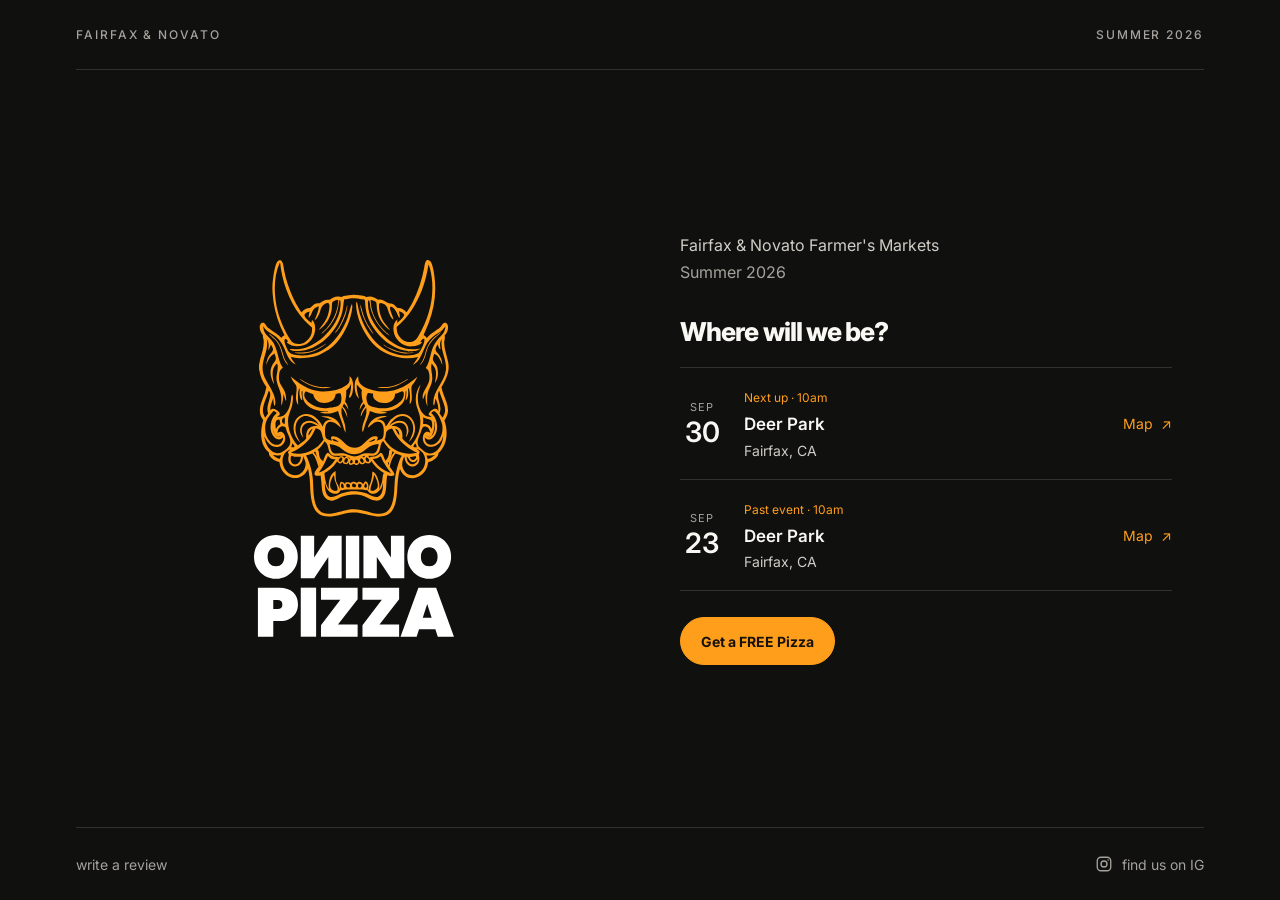
<file: index.html>
<!DOCTYPE html>
<html lang="en">
<head>
<meta charset="utf-8">
<meta name="viewport" content="width=device-width, initial-scale=1">
<meta name="robots" content="noindex, nofollow">
<title>ONINO PIZZA</title>
<link rel="stylesheet" href="assets/layout.8870bdde6275.css">
<script src="assets/staging.d53263a50ea7.js" defer></script>
</head>
<body>
<div class="landing">
  <header class="masthead"><span>Fairfax &amp; Novato</span><span>Summer 2026</span></header>
  <main class="landing-content">
    <div class="brand-art">
      <h1 class="logo-lockup">
        <img class="oni-mark" src="assets/oni-face-orange-bdc27386.svg" alt="">
        <img class="wordmark" src="assets/onino-stacked-logo-white-7a9f3887.svg" alt="ONINO PIZZA">
      </h1>
    </div>
    <div class="brand-content">
      <p class="market-copy">Fairfax &amp; Novato Farmer's Markets<br><span>Summer 2026</span></p>
      <section class="schedule" aria-labelledby="schedule-title">
        <h2 id="schedule-title">Where will we be?</h2>
        <div class="event-row">
          <time class="event-date" datetime="2026-09-30"><span>SEP</span><strong>30</strong></time>
          <div class="event-details"><span class="event-status">Next up · <time datetime="2026-09-30T10:00:00-07:00">10am</time></span><p class="event-location">Deer Park</p><p>Fairfax, CA</p></div>
          <a class="map-link" href="https://www.google.com/maps/search/?api=1&amp;query=Deer+Park+Fairfax+CA" target="_blank" rel="noopener noreferrer" aria-label="View Deer Park, Fairfax on Google Maps">Map <span aria-hidden="true">↗</span></a>
        </div>
        <div class="event-row">
          <time class="event-date" datetime="2026-09-23"><span>SEP</span><strong>23</strong></time>
          <div class="event-details"><span class="event-status">Past event · <time datetime="2026-09-23T10:00:00-07:00">10am</time></span><p class="event-location">Deer Park</p><p>Fairfax, CA</p></div>
          <a class="map-link" href="https://www.google.com/maps/search/?api=1&amp;query=Deer+Park+Fairfax+CA" target="_blank" rel="noopener noreferrer" aria-label="View Deer Park, Fairfax on Google Maps">Map <span aria-hidden="true">↗</span></a>
        </div>
      </section>
      <div class="signup-teaser">
        <a class="signup-button" href="#free-pizza">Get a FREE Pizza</a>
      </div>
    </div>
  </main>
  <footer class="review-footer">
    <a class="review-link" href="https://www.google.com/">write a review</a>
    <a class="review-link instagram-link" href="https://www.instagram.com/oninopizza/">
      <svg aria-hidden="true" focusable="false" width="18" height="18" viewBox="0 0 24 24" fill="none" stroke="currentColor" stroke-width="1.8" stroke-linecap="round" stroke-linejoin="round">
        <rect x="3" y="3" width="18" height="18" rx="5" />
        <circle cx="12" cy="12" r="4" />
        <circle cx="17.5" cy="6.5" r="1" fill="currentColor" stroke="none" />
      </svg>
      <span>find us on IG</span>
    </a>
  </footer>

</div>
<dialog class="modal-dialog" aria-labelledby="signup-title" aria-describedby="signup-description">
  <button class="modal-close" aria-label="Close signup"><svg width="20" height="20" viewBox="0 0 24 24" fill="none" stroke="currentColor" stroke-width="1.5" aria-hidden="true"><path d="m6 6 12 12M18 6 6 18"/></svg></button>
  <div class="modal-intro">
    <p class="eyebrow">ONINO PIZZA</p>
    <h2 id="signup-title">Free pizza.<br><span>Yes, really.</span></h2>
    <p id="signup-description">Join the list and we'll invite you to order a free take out pizza for pick up in Deer Park neighborhood.</p>
  </div>
  <form id="signup-form">
    <div class="name-fields">
      <label>First name<input name="first_name" autocomplete="given-name" required></label>
      <label>Last name<input name="last_name" autocomplete="family-name" required></label>
    </div>
    <label>Email address<input type="email" name="email" autocomplete="email" required></label>
    <button class="signup-button" type="submit">Sign me up! <span aria-hidden="true">↗</span></button>
    <p id="signup-status" role="status">Staging preview. No details are sent or saved.</p>
  </form>
</dialog>
</body>
</html>
</file>
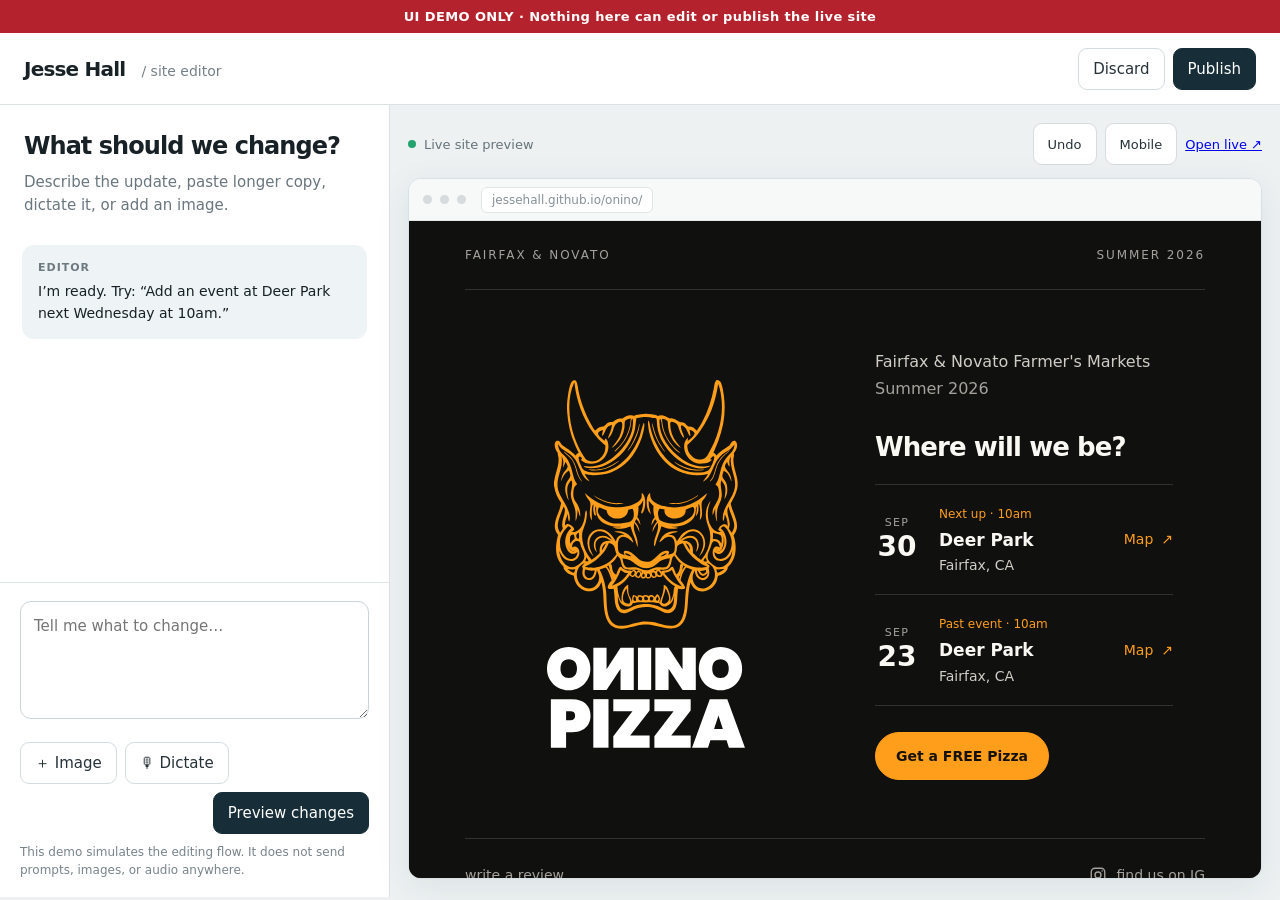
<file: editor-demo.html>
<!doctype html>
<html lang="en">
<head>
<meta charset="utf-8">
<meta name="viewport" content="width=device-width, initial-scale=1">
<meta name="robots" content="noindex, nofollow">
<title>Site Editor UI Demo</title>
<style>
:root{font-family:Inter,ui-sans-serif,system-ui,sans-serif;color:#172126;background:#edf1f2;font-size:15px}*{box-sizing:border-box}body{margin:0;min-width:320px}button,textarea,input{font:inherit}button{min-height:42px;padding:9px 14px;border:1px solid #d5dcdf;border-radius:9px;background:#fff;color:#263238;cursor:pointer}button:hover{background:#f4f7f8}button:focus-visible,textarea:focus-visible{outline:2px solid #f39b32;outline-offset:3px}.primary{background:#172e38;border-color:#172e38;color:#fff}.primary:hover{background:#24434f}.demo{background:#b4232d;color:white;text-align:center;padding:9px 16px;font-size:13px;font-weight:750;letter-spacing:.03em}.top{height:72px;padding:0 24px;display:flex;align-items:center;justify-content:space-between;gap:20px;background:#fff;border-bottom:1px solid #dce2e4}.brand{font-size:20px;font-weight:800;letter-spacing:-.04em}.brand span{font-size:14px;font-weight:450;color:#758087;margin-left:10px;letter-spacing:0}.top-actions,.preview-actions,.tools{display:flex;align-items:center;gap:8px}.workspace{height:calc(100dvh - 108px);display:grid;grid-template-columns:390px minmax(0,1fr)}.panel{display:flex;flex-direction:column;min-height:0;background:white;border-right:1px solid #dce2e4}.intro{padding:28px 24px 16px}.intro h1{font-size:24px;line-height:1.15;letter-spacing:-.04em;margin:0 0 10px}.intro p{margin:0;color:#69767d;line-height:1.55}.messages{flex:1;min-height:100px;overflow:auto;padding:0 22px 18px}.bubble{padding:14px 16px;margin-top:12px;border-radius:12px;background:#eef3f5;line-height:1.55;font-size:14px}.bubble.user{background:#e7eff2;margin-left:24px}.bubble strong{display:block;font-size:11px;letter-spacing:.09em;text-transform:uppercase;color:#6d7a80;margin-bottom:5px}.composer{padding:18px 20px;border-top:1px solid #e1e7e9}.composer textarea{width:100%;min-height:118px;max-height:240px;resize:vertical;padding:13px;border:1px solid #cbd5d9;border-radius:11px;line-height:1.55}.tools{margin-top:10px;flex-wrap:wrap}.tools .primary{margin-left:auto}.hint{margin:10px 0 0;color:#78848a;font-size:12px;line-height:1.45}.preview{display:flex;flex-direction:column;min-width:0;min-height:0;padding:18px;gap:13px}.preview-head{display:flex;align-items:center;justify-content:space-between;gap:15px;font-size:13px;color:#65737a}.site-state{display:flex;align-items:center;gap:8px}.dot{width:8px;height:8px;border-radius:50%;background:#25a36f}.browser{flex:1;min-height:0;border:1px solid #d9e0e3;border-radius:13px;overflow:hidden;background:white;box-shadow:0 8px 34px rgba(24,47,58,.08)}.browser-bar{height:42px;display:flex;align-items:center;gap:8px;padding:0 14px;background:#f7f8f8;border-bottom:1px solid #e4e8e9}.browser-dot{width:9px;height:9px;border-radius:50%;background:#d6dbdd}.address{margin-left:7px;padding:5px 10px;border-radius:6px;background:white;border:1px solid #e0e5e7;color:#869096;font-size:12px;overflow:hidden;text-overflow:ellipsis;white-space:nowrap}.browser iframe{display:block;width:100%;height:calc(100% - 42px);border:0;background:#10100f}.browser.mobile{max-width:410px;width:100%;align-self:center}.recording{border-color:#b4232d;color:#b4232d;background:#fff4f4}.thumbs{display:flex;gap:8px;margin-top:9px}.thumb{position:relative;width:50px;height:50px;border-radius:7px;overflow:hidden;border:1px solid #d4dcdf}.thumb img{width:100%;height:100%;object-fit:cover}.toast{position:fixed;right:22px;bottom:22px;padding:13px 16px;border-radius:9px;background:#172e38;color:white;box-shadow:0 10px 30px #172e3844;opacity:0;transform:translateY(8px);pointer-events:none;transition:.2s}.toast.show{opacity:1;transform:none}dialog{border:1px solid #d6dde0;border-radius:14px;padding:28px;width:min(420px,calc(100% - 32px));box-shadow:0 25px 80px #10263144}dialog::backdrop{background:#172e3877;backdrop-filter:blur(3px)}dialog h2{margin:0 0 10px;letter-spacing:-.03em}dialog p{color:#67757b;line-height:1.55}.dialog-actions{display:flex;justify-content:flex-end;gap:8px;margin-top:22px}@media(max-width:850px){.workspace{grid-template-columns:330px 1fr}.top{padding:0 15px}.brand span{display:none}}@media(max-width:650px){.top{height:auto;min-height:72px;padding:12px 15px;flex-wrap:wrap}.workspace{height:auto;display:flex;flex-direction:column}.panel{min-height:540px}.messages{max-height:260px}.preview{height:75vh}.preview-head{align-items:flex-start}.preview-actions{flex-wrap:wrap;justify-content:flex-end}}
</style>
</head>
<body>
<div class="demo">UI DEMO ONLY · Nothing here can edit or publish the live site</div>
<header class="top">
  <div class="brand">Jesse Hall <span>/ site editor</span></div>
  <div class="top-actions"><button id="discard">Discard</button><button class="primary" id="publish">Publish</button></div>
</header>
<main class="workspace">
  <section class="panel" aria-label="Editing assistant">
    <div class="intro"><h1>What should we change?</h1><p>Describe the update, paste longer copy, dictate it, or add an image.</p></div>
    <div class="messages" id="messages" aria-live="polite">
      <div class="bubble"><strong>Editor</strong>I’m ready. Try: “Add an event at Deer Park next Wednesday at 10am.”</div>
    </div>
    <form class="composer" id="composer">
      <label for="prompt" hidden>Describe the change</label>
      <textarea id="prompt" placeholder="Tell me what to change…" required></textarea>
      <div class="thumbs" id="thumbs"></div>
      <div class="tools"><button type="button" id="image">＋ Image</button><input id="file" type="file" accept="image/*" hidden><button type="button" id="voice">🎙 Dictate</button><button class="primary">Preview changes</button></div>
      <p class="hint">This demo simulates the editing flow. It does not send prompts, images, or audio anywhere.</p>
    </form>
  </section>
  <section class="preview" aria-label="Site preview">
    <div class="preview-head"><span class="site-state"><i class="dot"></i><span id="state">Live site preview</span></span><div class="preview-actions"><button id="undo">Undo</button><button id="mobile" aria-pressed="false">Mobile</button><a href="https://jessehall.github.io/onino/" target="_blank" rel="noopener noreferrer">Open live ↗</a></div></div>
    <div class="browser" id="browser"><div class="browser-bar"><i class="browser-dot"></i><i class="browser-dot"></i><i class="browser-dot"></i><div class="address">jessehall.github.io/onino/</div></div><iframe src="https://jessehall.github.io/onino/" title="ONINO site preview"></iframe></div>
  </section>
</main>
<dialog id="publish-dialog"><h2>Publish this version?</h2><p>In the working editor, this would save the approved page to GitHub and start a GitHub Pages deployment.</p><div class="dialog-actions"><button id="keep">Keep editing</button><button class="primary" id="confirm">Publish changes</button></div></dialog>
<div class="toast" id="toast" role="status"></div>
<script>
'use strict';
const $=s=>document.querySelector(s);let listening=false,attachment=null;
function toast(text){const t=$('#toast');t.textContent=text;t.classList.add('show');clearTimeout(t.timer);t.timer=setTimeout(()=>t.classList.remove('show'),2600)}
function bubble(role,text){const n=document.createElement('div');n.className='bubble '+(role==='You'?'user':'');const h=document.createElement('strong');h.textContent=role;n.append(h,document.createTextNode(text));$('#messages').append(n);$('#messages').scrollTop=$('#messages').scrollHeight}
$('#composer').addEventListener('submit',e=>{e.preventDefault();const p=$('#prompt');const text=p.value.trim();if(!text)return;bubble('You',text);bubble('Editor','I prepared a private preview. In the working version, the page on the right would update here for you to review.');p.value='';$('#state').textContent='Private draft preview';toast('Demo preview prepared')});
$('#mobile').onclick=()=>{const on=$('#browser').classList.toggle('mobile');$('#mobile').setAttribute('aria-pressed',String(on));$('#mobile').textContent=on?'Desktop':'Mobile'};
$('#undo').onclick=()=>{bubble('Editor','Undid the last simulated change.');$('#state').textContent='Live site preview';toast('Last change undone')};
$('#discard').onclick=()=>{if(confirm('Clear this demo conversation?')){document.querySelectorAll('.bubble.user').forEach(n=>n.remove());$('#state').textContent='Live site preview';toast('Demo cleared')}};
$('#publish').onclick=()=>$('#publish-dialog').showModal();$('#keep').onclick=()=>$('#publish-dialog').close();$('#confirm').onclick=()=>{$('#publish-dialog').close();toast('Demo only. Nothing was published.')};
$('#image').onclick=()=>$('#file').click();$('#file').onchange=e=>{const f=e.target.files[0];if(!f)return;const url=URL.createObjectURL(f);const wrap=$('#thumbs');wrap.replaceChildren();const box=document.createElement('div');box.className='thumb';const img=document.createElement('img');img.src=url;img.alt=f.name;box.append(img);wrap.append(box);attachment=url;toast('Image attached to demo prompt')};
const Speech=window.SpeechRecognition||window.webkitSpeechRecognition;if(Speech){const r=new Speech();r.continuous=true;r.interimResults=false;r.onresult=e=>{for(let i=e.resultIndex;i<e.results.length;i++)if(e.results[i].isFinal)$('#prompt').value+=($('#prompt').value?' ':'')+e.results[i][0].transcript};r.onend=()=>{listening=false;$('#voice').classList.remove('recording');$('#voice').textContent='🎙 Dictate'};$('#voice').onclick=()=>{if(listening){r.stop();return}try{r.start();listening=true;$('#voice').classList.add('recording');$('#voice').textContent='■ Stop'}catch{}}}else{$('#voice').onclick=()=>toast('Dictation is not supported in this browser')}
</script>
</body>
</html>
</file>
<file: assets/layout.8870bdde6275.css>
@import url("https://fonts.googleapis.com/css2?family=Inter:wght@400;500;600;700;800&display=swap");
:root { color-scheme: dark; --orange: #ff9e1b; --muted: #a5a29c; --line: #33312d; }
* { box-sizing: border-box; }
body { margin: 0; background: #10100f; color: #faf8f3; font-family: Inter, system-ui, sans-serif; -webkit-font-smoothing: antialiased; }
a { color: inherit; }
button, input { font: inherit; }
button, a, input { -webkit-tap-highlight-color: transparent; }
:focus-visible { outline: 2px solid var(--orange); outline-offset: 5px; }
.landing { min-height: 100svh; max-width: 1240px; margin: auto; padding: 0 56px; display: flex; flex-direction: column; }
.masthead { display: flex; justify-content: space-between; padding: 27px 0; border-bottom: 1px solid var(--line); color: var(--muted); font-size: 12px; font-weight: 500; letter-spacing: .16em; text-transform: uppercase; }
.landing-content { flex: 1; display: grid; grid-template-columns: 1fr 1fr; align-items: center; gap: 80px; padding: 48px 32px; }
.brand-art { display: flex; align-items: center; justify-content: center; }
.oni-mark { display: block; width: min(100%, 300px, 39svh); height: auto; }
.brand-content { padding: 10px 0; }
h1 { margin: 0; }
.wordmark { width: min(100%, 280px); height: auto; display: block; }
.market-copy { font-size: 16px; line-height: 1.7; margin: 25px 0 0; color: #d0cdc6; }
.market-copy span { color: var(--muted); }
.signup-teaser { margin-top: 32px; padding-top: 26px; border-top: 1px solid var(--line); max-width: 340px; }
.signup-heading { font-size: 16px; line-height: 1.5; margin: 0 0 16px; font-weight: 500; }
.signup-heading em { color: var(--orange); font-style: normal; }
.signup-button { display: inline-flex; align-items: center; justify-content: space-between; gap: 32px; min-height: 48px; padding: 14px 20px; background: var(--orange); border: 1px solid var(--orange); border-radius: 3px; color: #16120b; font-size: 14px; font-weight: 700; text-decoration: none; cursor: pointer; transition: background .18s, transform .18s; }
.signup-button:hover { background: #ffb74f; transform: translateY(-1px); }
.signup-button span { font-size: 20px; line-height: 1; font-weight: 400; }
.review-footer { display: flex; justify-content: space-between; align-items: center; border-top: 1px solid var(--line); padding: 14px 0; gap: 20px; }
.review-link { display: inline-flex; align-items: center; gap: 9px; min-height: 44px; color: var(--muted); font-size: 14px; text-decoration: none; }
.review-link:hover { color: var(--orange); }
.modal-dialog { width: min(480px, calc(100% - 32px)); max-height: calc(100dvh - 32px); padding: 40px; border: 1px solid #494239; border-radius: 12px; background: #1c1b18; color: #faf8f3; box-shadow: 0 24px 100px #0008; }
.modal-dialog::backdrop { background: #000b; backdrop-filter: blur(8px); }
.modal-dialog[open] { animation: appear .2s ease-out; }
.modal-close { position: absolute; top: 14px; right: 14px; display: grid; place-items: center; width: 44px; height: 44px; padding: 0; border: 0; border-radius: 50%; background: transparent; color: #b9b4aa; cursor: pointer; }
.modal-close:hover { background: #ffffff0c; color: white; }
.eyebrow { margin: 0 0 22px; color: var(--orange); font-size: 12px; font-weight: 700; letter-spacing: .16em; }
h2 { font-size: clamp(36px, 7vw, 46px); font-weight: 800; letter-spacing: -.045em; line-height: 1.05; margin: 0 0 18px; }
h2 span { color: var(--orange); }
#signup-description { font-size: 16px; color: #bab5ab; line-height: 1.6; margin: 0; }
form { display: grid; gap: 18px; margin-top: 28px; }
.name-fields { display: grid; grid-template-columns: 1fr 1fr; gap: 14px; }
label { display: grid; gap: 8px; font-size: 14px; color: #dedad2; }
input { width: 100%; min-width: 0; height: 48px; padding: 10px 12px; border: 1px solid #514b41; border-radius: 4px; background: #151512; color: white; }
input:focus { outline: 2px solid var(--orange); outline-offset: 2px; }
form .signup-button { width: 100%; margin-top: 4px; }
#signup-status { margin: 0; color: #a9a397; font-size: 12px; line-height: 1.5; text-align: center; }
body.modal-open { overflow: hidden; }
@keyframes appear { from { opacity: 0; transform: translateY(10px); } to { opacity: 1; transform: translateY(0); } }
@media (max-width: 700px) {
 .landing { padding: 0 24px; }
 .masthead { font-size: 10px; padding: 20px 0; letter-spacing: .12em; }
 .landing-content { grid-template-columns: 1fr; gap: 20px; padding: 24px 0; text-align: center; align-content: center; }
 .oni-mark { width: min(136px, 19svh); }
 .brand-content { padding: 0; }
 .wordmark { width: 175px; margin: auto; }
 .market-copy { font-size: 14px; line-height: 1.5; margin-top: 18px; }
 .signup-teaser { margin: 20px auto 0; padding-top: 18px; max-width: 300px; }
 .signup-heading { font-size: 15px; margin-bottom: 12px; }
 .signup-button { min-height: 46px; padding: 12px 18px; }
 .review-footer { padding: 7px 0; }
 .review-link { font-size: 12px; }
 .modal-dialog { padding: 32px 24px 24px; }
}
@media (max-height: 700px) and (max-width: 700px) {
 .landing-content { gap: 14px; padding: 16px 0; }
 .oni-mark { width: 98px; }
 .wordmark { width: 150px; }
 .market-copy { margin-top: 14px; }
 .signup-teaser { margin-top: 14px; padding-top: 14px; }
}
@media (prefers-reduced-motion: reduce) { *, *::before, *::after { animation: none !important; transition: none !important; } }

/* Keep the illustrated mark and wordmark together as one logo. */
.logo-lockup { display: flex; flex-direction: column; align-items: center; gap: 18px; margin: 0; }
.logo-lockup .oni-mark { width: min(190px, 28svh); }
.logo-lockup .wordmark { width: min(200px, 30svh); margin: 0; }
.brand-content .market-copy { margin-top: 0; }
.schedule { margin-top: 30px; }
.schedule h2 { font-size: 26px; letter-spacing: -.035em; line-height: 1.2; margin: 0 0 20px; }
.event-row { display: flex; align-items: center; gap: 20px; padding: 18px 0; border-top: 1px solid var(--line); border-bottom: 1px solid var(--line); }
.event-date { flex: 0 0 44px; display: grid; gap: 3px; text-align: center; }
.event-date span { font-size: 11px; letter-spacing: .12em; color: var(--muted); }
.event-date strong { font-size: 28px; font-weight: 600; line-height: 1.1; }
.event-status { font-size: 12px; color: var(--orange); }
.event-details p { margin: 6px 0 0; font-size: 14px; line-height: 1.5; color: #d0cdc6; }
.schedule + .signup-teaser { border-top: 0; padding-top: 0; margin-top: 26px; }
@media (max-width: 700px) {
 .landing-content { gap: 26px; }
 .logo-lockup { gap: 12px; }
 .logo-lockup .oni-mark { width: 104px; }
 .logo-lockup .wordmark { width: 130px; }
 .brand-content { width: 100%; max-width: 380px; margin: auto; }
 .schedule { margin-top: 24px; text-align: left; }
 .schedule h2 { font-size: 24px; margin-bottom: 16px; }
 .event-row { padding: 14px 0; }
 .schedule + .signup-teaser { margin-top: 22px; }
}

.event-details { flex: 1; }
.event-details .event-location { color: #faf8f3; font-size: 17px; font-weight: 600; }
.event-details .event-location + p { margin-top: 2px; }
.map-link { display: inline-flex; align-items: center; gap: 8px; min-height: 44px; color: var(--orange); font-size: 14px; text-decoration: none; }
.map-link:hover { text-decoration: underline; text-underline-offset: 4px; }

.signup-button { border-radius: 999px; }
.event-row + .event-row { border-top: 0; }
@media (max-width: 700px) and (max-height: 740px) {
 .masthead { padding: 14px 0; }
 .landing-content { gap: 16px; padding: 12px 0; }
 .logo-lockup { gap: 8px; }
 .logo-lockup .oni-mark { width: 76px; }
 .logo-lockup .wordmark { width: 104px; }
 .schedule { margin-top: 16px; }
 .schedule h2 { margin-bottom: 12px; }
 .event-row { padding: 10px 0; }
 .schedule + .signup-teaser { margin-top: 16px; }
}
</file>
